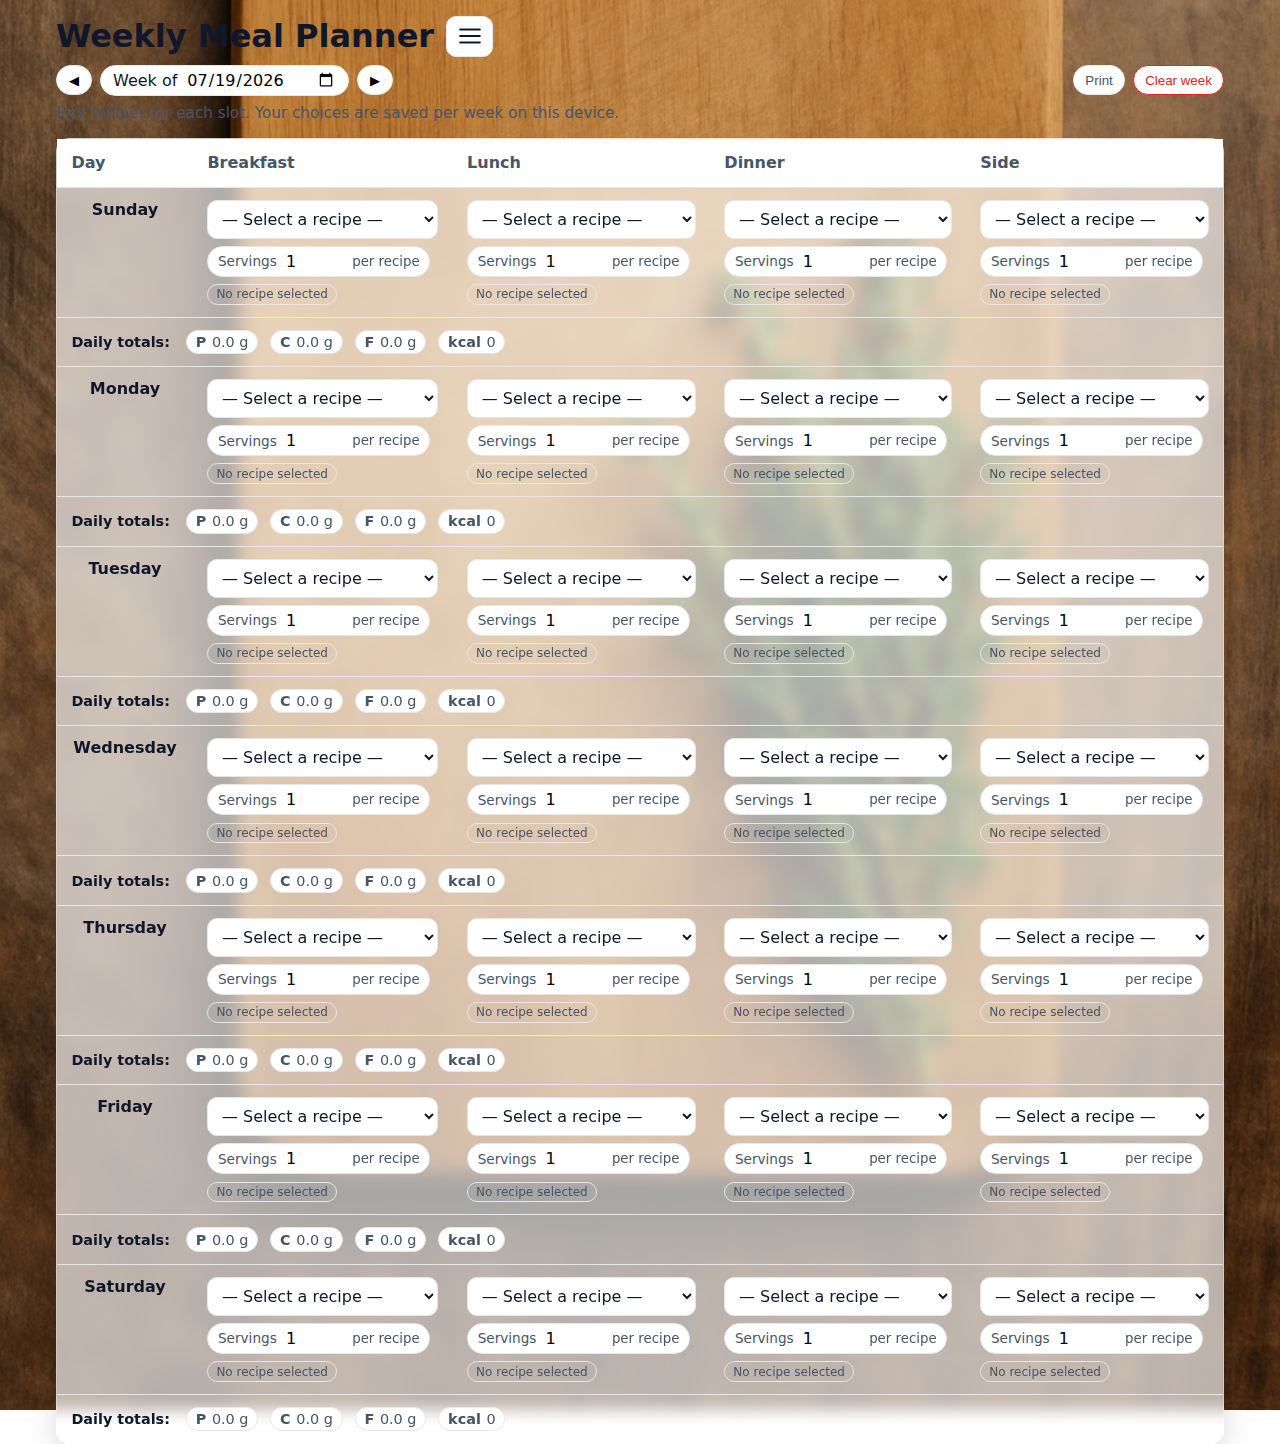
<file: index.html>
<!DOCTYPE html>
<html lang="en">
<head>
  <!-- Google tag (gtag.js) -->
  <script async src="https://www.googletagmanager.com/gtag/js?id=G-505L581HLV"></script>
  <script>
    window.dataLayer = window.dataLayer || [];
    function gtag(){dataLayer.push(arguments);}
    gtag('js', new Date());
    gtag('config', 'G-505L581HLV');
  </script>

  <meta charset="UTF-8" />
  <meta name="viewport" content="width=device-width, initial-scale=1" />
  <title>Weekly Meal Planner</title>

  <link rel="stylesheet" href="meal-planner.css" />
  <script src="recipes.js"></script>
  <script src="meal-planner.js" defer></script>

  <!-- Minimal layout helpers (safe defaults; your main CSS still applies) -->
  <style>
    .container { max-width: 1200px; margin: 0 auto; padding: 0 16px; }
    .page-header {
      display: flex; align-items: center; gap: 12px; margin: 16px 0 8px;
    }
    .planner-title { margin: 0; font-size: 2rem; font-weight: 700; }
    .menu-nav { position: relative; }
    #menuBtn {
      background:#fff; border:1px solid #e5e7eb; border-radius:10px;
      padding:.4rem .6rem; cursor:pointer; display:flex; align-items:center;
    }
    #menuPanel {
      display:none; position:absolute; top:2.8rem; left:0; min-width:180px;
      background:#fff; border:1px solid #e5e7eb; border-radius:12px;
      box-shadow:0 10px 28px rgba(0,0,0,.08); overflow:hidden; z-index:50;
    }
    #menuPanel a {
      display:block; padding:.7rem .9rem; text-decoration:none; color:#0f172a;
      border-bottom:1px solid #f1f5f9;
    }
    #menuPanel a:last-child { border-bottom:none; }
  </style>
</head>
<body>
  <!-- Success banner -->
  <div id="successBanner"
       role="alert"
       aria-live="polite"
       style="display:none; background:#d1fae5; color:#065f46; border:1px solid #10b981;
              padding:.75rem 1rem; margin:1rem auto; max-width:800px; border-radius:8px;
              font-size:1rem; position:relative;">
    ✅ Thank you! Your message has been sent.
    <button id="dismissBanner"
            aria-label="Dismiss message"
            style="position:absolute; top:.35rem; right:.5rem;
                   background:transparent; border:none; font-size:1.1rem; color:#065f46; cursor:pointer;">
      ×
    </button>
  </div>

  <main class="container">
    <!-- Title + hamburger menu (single instance) -->
    <header class="page-header">
      <h1 class="planner-title">Weekly Meal Planner</h1>

      <nav class="menu-nav">
        <button id="menuBtn" aria-label="Open menu" aria-haspopup="true" aria-expanded="false">
          <svg width="26" height="26" viewBox="0 0 24 24" aria-hidden="true">
            <path d="M3 6h18M3 12h18M3 18h18"
                  stroke="#0f172a" stroke-width="2" fill="none" stroke-linecap="round"/>
          </svg>
        </button>
        <div id="menuPanel">
          <a href="grocery.html">Grocery List</a>
          <a href="contact.html">Contact</a>
        </div>
      </nav>
    </header>

    <!-- Week controls -->
    <header class="topbar">
      <div class="week-controls">
        <button id="prevWeek" aria-label="Previous week">◀</button>
        <label class="weekpicker">
          <span>Week of</span>
          <input type="date" id="weekOf" />
        </label>
        <button id="nextWeek" aria-label="Next week">▶</button>

        <div class="spacer"></div>

        <button id="printBtn" class="ghost">Print</button>
        <button id="clearBtn" class="danger ghost">Clear week</button>
      </div>
      <p class="hint">
        Pick recipes for each slot. Your choices are saved per week on this device.
      </p>
    </header>

    <!-- Planner table with per-day summary rows -->
    <section class="planner">
      <table class="planner-table" role="table" aria-label="Weekly meal planner">
        <thead>
          <tr>
            <th>Day</th>
            <th>Breakfast</th>
            <th>Lunch</th>
            <th>Dinner</th>
            <th>Side</th>
          </tr>
        </thead>
        <tbody id="plannerBody">
          <!-- JS injects rows -->
        </tbody>
      </table>
    </section>
  </main>

  <!-- Banner + hamburger behavior -->
  <script>
    (function(){
      // Success banner
      const banner = document.getElementById('successBanner');
      const dismiss = document.getElementById('dismissBanner');
      if (location.hash === '#contact=sent' && banner) {
        banner.style.display = 'block';
        history.replaceState(null, '', location.pathname + location.search);
      }
      if (dismiss) dismiss.addEventListener('click', () => banner.style.display = 'none');

      // Hamburger menu
      const btn = document.getElementById('menuBtn');
      const panel = document.getElementById('menuPanel');

      function openMenu(){
        panel.style.display = 'block';
        btn.setAttribute('aria-expanded','true');
        document.addEventListener('click', onDocClick);
        document.addEventListener('keydown', onKeyDown);
      }
      function closeMenu(){
        panel.style.display = 'none';
        btn.setAttribute('aria-expanded','false');
        document.removeEventListener('click', onDocClick);
        document.removeEventListener('keydown', onKeyDown);
      }
      function toggleMenu(){
        const open = panel.style.display === 'block';
        (open ? closeMenu : openMenu)();
      }
      function onDocClick(e){
        if (!panel.contains(e.target) && e.target !== btn && !btn.contains(e.target)){
          closeMenu();
        }
      }
      function onKeyDown(e){
        if (e.key === 'Escape') closeMenu();
      }
      if (btn && panel) btn.addEventListener('click', toggleMenu);
      // Close after clicking a link
      panel.addEventListener('click', e => {
        if (e.target.tagName === 'A') closeMenu();
      });
    })();
  </script>
</body>
</html>
</file>
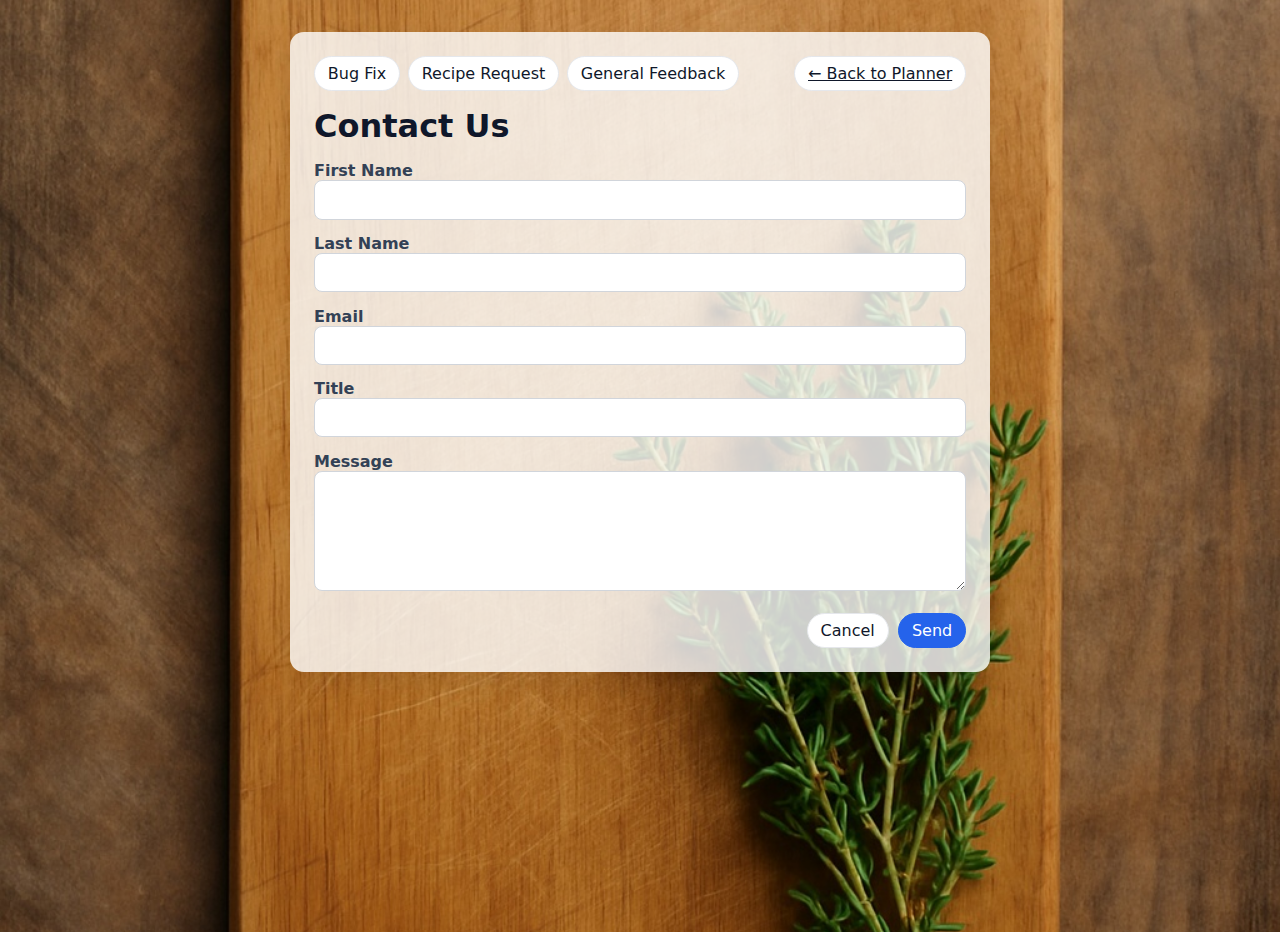
<file: contact.html>
<!DOCTYPE html>
<html lang="en">
<head>
  <meta charset="UTF-8" />
  <meta name="viewport" content="width=device-width, initial-scale=1" />
  <title>Contact</title>
  <link rel="stylesheet" href="meal-planner.css" />
  <style>
    .contact-wrap {
      max-width: 700px; margin: 2rem auto; padding: 1.5rem;
      background: rgba(255,255,255,.8); border-radius: 14px;
      box-shadow: 0 10px 24px rgba(0,0,0,.08);
    }
    .top-actions { display:flex; justify-content:space-between; align-items:center; margin-bottom:1rem; }
    .quick-types { display:flex; gap:.5rem; flex-wrap:wrap; }
    .quick-types button, .btn {
      border:1px solid #e5e7eb; background:#fff; color:#0f172a;
      border-radius:999px; padding:.45rem .8rem; cursor:pointer; font:inherit;
    }
    form { display:grid; gap:.9rem; }
    label { font-weight:600; color:#334155; }
    input, textarea {
      width:100%; padding:.6rem .7rem; border:1px solid #d1d5db; border-radius:8px; font-size:1rem;
      background:#fff;
    }
    textarea { resize:vertical; min-height:120px; }
    .form-actions { display:flex; gap:.6rem; justify-content:flex-end; margin-top:.25rem; }
    .btn-primary { background:#2563eb; color:#fff; border-color:#2563eb; }
    .btn-primary:hover { background:#1d4ed8; border-color:#1d4ed8; }
  </style>
</head>
<body>
  <main class="contact-wrap">
    <div class="top-actions">
      <!-- Quick-type buttons -->
      <div class="quick-types">
        <button type="button" data-title="Bug Fix">Bug Fix</button>
        <button type="button" data-title="Recipe Request">Recipe Request</button>
        <button type="button" data-title="General Feedback">General Feedback</button>
      </div>
      <a class="btn" href="index.html">← Back to Planner</a>
    </div>

    <h1 style="margin:.2rem 0 1rem;">Contact Us</h1>

    <!-- Direct form submission to Formspree -->
    <form id="contactForm" action="https://formspree.io/f/xeorezyr" method="POST">
      <div>
        <label for="first">First Name</label>
        <input id="first" name="first" type="text" required />
      </div>
      <div>
        <label for="last">Last Name</label>
        <input id="last" name="last" type="text" required />
      </div>
      <div>
        <label for="email">Email</label>
        <input id="email" name="_replyto" type="email" required />
      </div>
      <div>
        <label for="title">Title</label>
        <input id="title" name="title" type="text" required />
      </div>
      <div>
        <label for="message">Message</label>
        <textarea id="message" name="message" required></textarea>
      </div>

      <div class="form-actions">
        <button type="button" class="btn" id="cancelBtn">Cancel</button>
        <button type="submit" class="btn btn-primary">Send</button>
      </div>
    </form>
  </main>

  <script>
    // Autofill title when quick-type buttons are clicked
    const titleInput = document.getElementById('title');
    document.querySelectorAll('.quick-types button').forEach(btn => {
      btn.addEventListener('click', () => {
        titleInput.value = btn.dataset.title || '';
        titleInput.focus();
      });
    });

    // Cancel → go back to menu
    document.getElementById('cancelBtn').addEventListener('click', () => {
      window.location.href = 'index.html';
    });

    // Intercept form submit to redirect back after success
    document.getElementById('contactForm').addEventListener('submit', async (e) => {
      e.preventDefault();
      const form = e.currentTarget;
      const data = new FormData(form);

      try {
        const res = await fetch(form.action, {
          method: form.method,
          body: data,
          headers: { 'Accept': 'application/json' }
        });

        if (res.ok) {
          window.location.href = 'index.html#contact=sent';
        } else {
          alert('There was a problem sending your message. Please try again.');
        }
      } catch (err) {
        alert('Network error. Please try again.');
      }
    });
  </script>
</body>
</html>
</file>
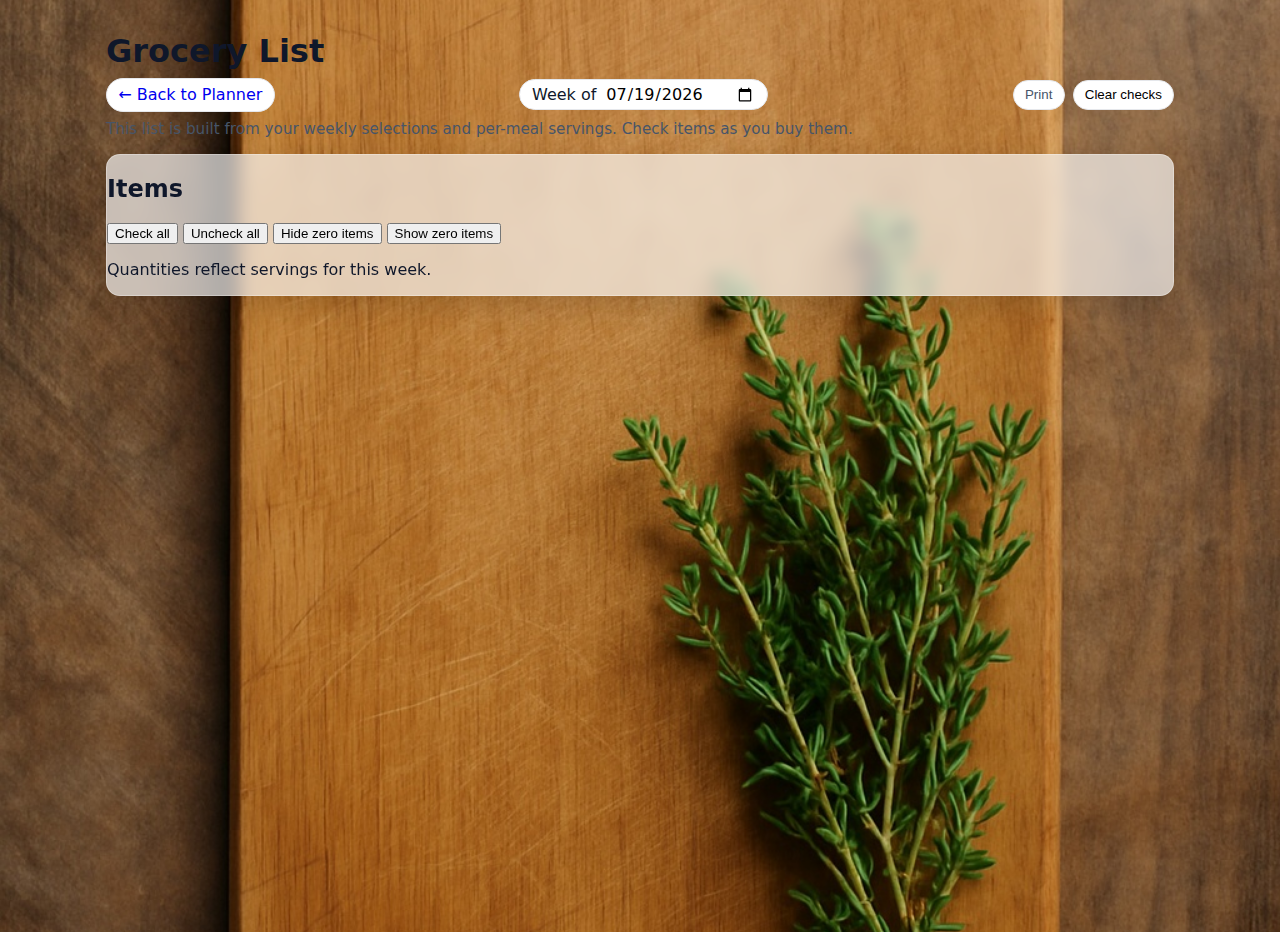
<file: grocery.html>
<!DOCTYPE html>
<html lang="en">
<head>
  <meta charset="UTF-8" />
  <meta name="viewport" content="width=device-width, initial-scale=1" />
  <title>Grocery List</title>

  <!-- Reuse your site styles -->
  <link rel="stylesheet" href="meal-planner.css" />
  <script src="recipes.js"></script>
  <script src="grocery.js" defer></script>
</head>
<body>
  <main class="container">
    <header class="topbar">
      <h1>Grocery List</h1>

      <div class="week-controls">
        <a href="index.html" class="ghost" style="text-decoration:none; padding:.4rem .7rem; border:1px solid var(--border); border-radius:999px;">← Back to Planner</a>

        <div class="spacer"></div>

        <label class="weekpicker" style="margin-left:auto">
          <span>Week of</span>
          <input type="date" id="weekOf" />
        </label>

        <div class="spacer"></div>

        <button id="printBtn" class="ghost">Print</button>
        <button id="clearChecks" class="ghost">Clear checks</button>
      </div>
      <p class="hint">
        This list is built from your weekly selections and per-meal servings. Check items as you buy them.
      </p>
    </header>

    <!-- Grocery List -->
    <section class="grocery">
      <div class="ghead">
        <h2>Items</h2>
        <div class="gtools">
          <button id="gCheckAll" class="ghost">Check all</button>
          <button id="gUncheckAll" class="ghost">Uncheck all</button>
          <button id="gHideZero" class="ghost">Hide zero items</button>
          <button id="gShowZero" class="ghost">Show zero items</button>
        </div>
      </div>
      <div id="groceryBody" class="gbody" aria-live="polite"></div>
      <p class="summary-note">Quantities reflect servings for this week.</p>
    </section>
  </main>
</body>
</html>
</file>
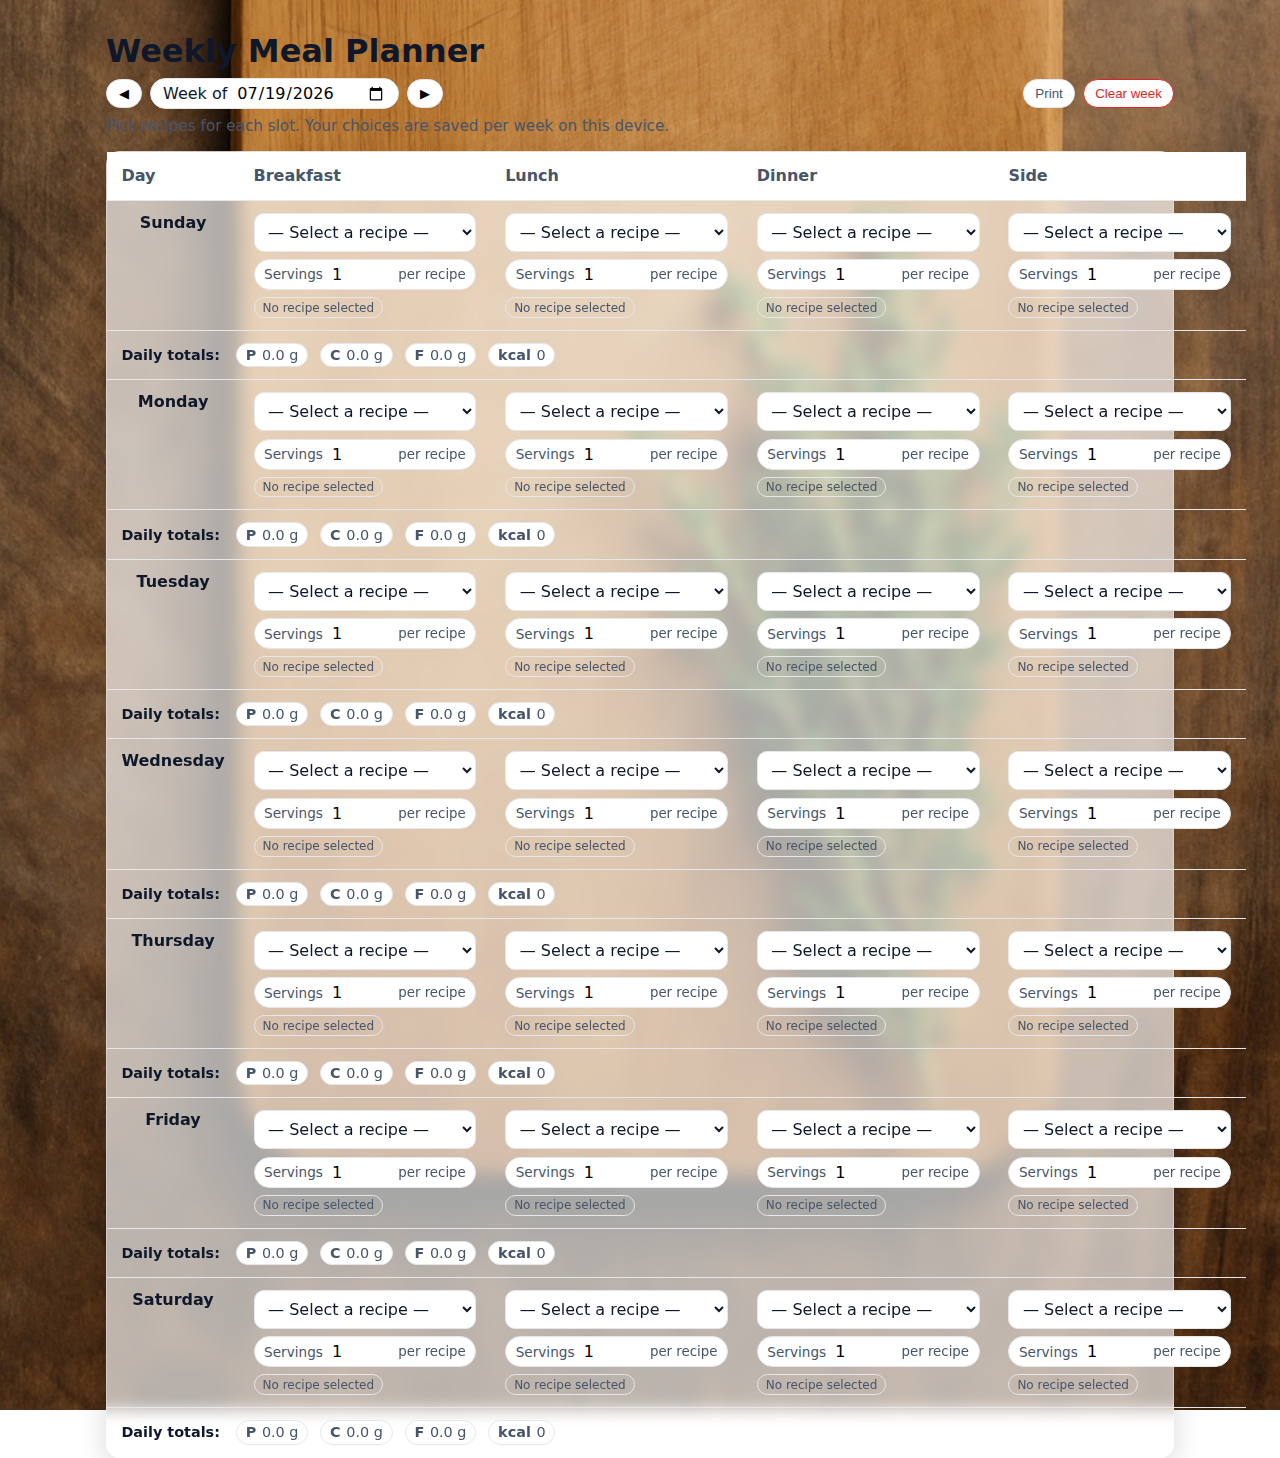
<file: meal-planner.html>
<!DOCTYPE html>
<html lang="en">
<head>
  <meta charset="UTF-8" />
  <meta name="viewport" content="width=device-width, initial-scale=1" />
  <title>Weekly Meal Planner</title>

  <link rel="stylesheet" href="meal-planner.css" />
  <script src="meal-planner.js" defer></script>
</head>
<body>
  <main class="container">
    <header class="topbar">
      <h1>Weekly Meal Planner</h1>

      <div class="week-controls">
        <button id="prevWeek" aria-label="Previous week">◀</button>

        <label class="weekpicker">
          <span>Week of</span>
          <input type="date" id="weekOf" />
        </label>

        <button id="nextWeek" aria-label="Next week">▶</button>

        <div class="spacer"></div>

        <button id="printBtn" class="ghost">Print</button>
        <button id="clearBtn" class="danger ghost">Clear week</button>
      </div>
      <p class="hint">
        Pick recipes for each slot. Your choices are saved per week on this device.
      </p>
    </header>

    <!-- Planner table with per-day summary rows -->
    <section class="planner">
      <table class="planner-table" role="table" aria-label="Weekly meal planner">
        <thead>
          <tr>
            <th>Day</th>
            <th>Breakfast</th>
            <th>Lunch</th>
            <th>Dinner</th>
            <th>Side</th>
          </tr>
        </thead>
        <tbody id="plannerBody">
          <!-- JS injects: for each day => main row + nutrition row -->
        </tbody>
      </table>
    </section>
  </main>
</body>
</html>
</file>
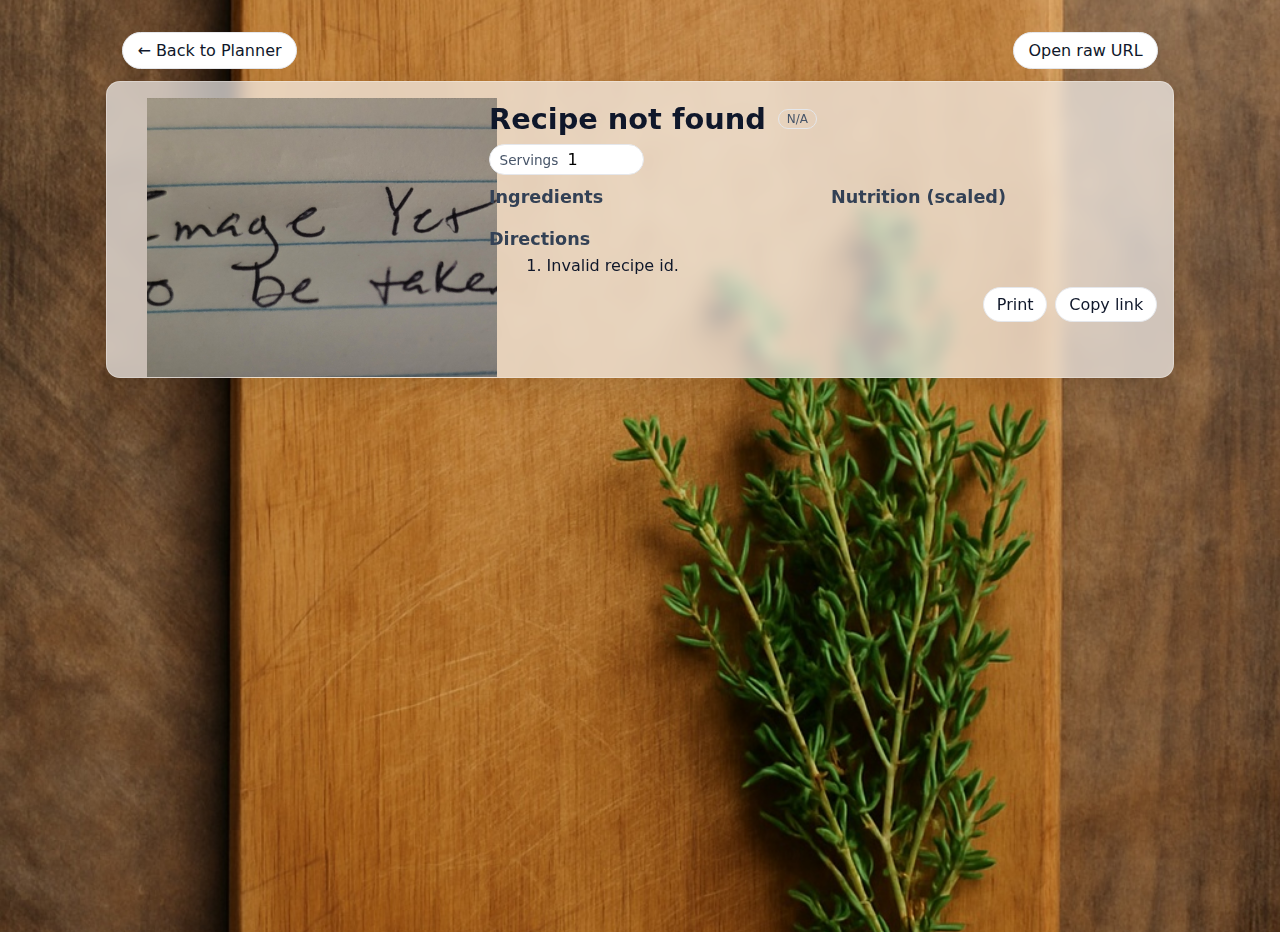
<file: recipes/recipe.html>
<!DOCTYPE html>
<html lang="en">
<head>
  <meta charset="UTF-8" />
  <meta name="viewport" content="width=device-width, initial-scale=1" />
  <title>Recipe</title>

  <!-- Reuse your site styles -->
  <link rel="stylesheet" href="../meal-planner.css" />

  <style>
    /* Layout for recipe card: image left 1/3, content right 2/3 */
    .recipe-wrap{
      max-width: 1100px; margin: 2rem auto; padding: 0 1rem;
    }
    .recipe-card{
      display: grid; grid-template-columns: 1fr 2fr; gap: 1rem;
      background: rgba(255,255,255,.65);
      backdrop-filter: blur(8px); -webkit-backdrop-filter: blur(8px);
      border: 1px solid rgba(255,255,255,.3); border-radius: 14px;
      box-shadow: 0 10px 30px rgba(0,0,0,.1); overflow: hidden;
    }
    .recipe-media{
      aspect-ratio: 4/3; width: 100%; height: 100%;
      overflow: hidden; background: #ddd;
    }
    .recipe-media img{
      width: 100%; height: 100%; object-fit: cover; display: block;
    }
    .recipe-body{ padding: 1rem; }
    .recipe-header{ display:flex; align-items:center; gap:.75rem; flex-wrap:wrap; }
    .recipe-header h1{ margin:.25rem 0; font-size:1.8rem; }
    .tag{display:inline-block; font-size:.75rem; padding:.15rem .5rem; border:1px solid #e5e7eb; border-radius:999px; color:#475569}
    .servings{
      display:inline-flex; align-items:center; gap:.45rem; padding:.25rem .6rem;
      border:1px solid #e5e7eb; border-radius:999px; background:#fff; margin:.25rem 0 0;
    }
    .servings input{ width:6ch; border:0; outline:none; background:transparent; font:inherit; }
    .grid-2{ display:grid; grid-template-columns: 1fr 1fr; gap: 1rem; margin-top: .75rem; }
    h2{ font-size:1.1rem; margin:0 0 .4rem; color:#334155 }
    ul.ing{ list-style: none; padding:0; margin:0; }
    ul.ing li{ padding:.25rem 0; border-bottom:1px dashed #e5e7eb; }
    .nutri{
      display:flex; gap:.5rem; flex-wrap:wrap; align-items:center; font-size:.95rem; color:#475569
    }
    .chip{ display:inline-flex; align-items:center; gap:.35rem; padding:.2rem .55rem; border:1px solid #e5e7eb; border-radius:999px; background:#fff; font-variant-numeric: tabular-nums; }
    ol.dir{ margin:.25rem 0 0 1.1rem; }
    .actions{ display:flex; gap:.5rem; justify-content:flex-end; margin-top:.75rem; }
    .btn{
      display:inline-block; text-decoration:none; border:1px solid #e5e7eb; border-radius:999px;
      padding:.45rem .8rem; background:#fff; color:#0f172a; font:inherit; cursor:pointer;
    }
    @media(max-width:900px){
      .recipe-card{ grid-template-columns: 1fr; }
      .recipe-media{ aspect-ratio: 3/2; }
      .grid-2{ grid-template-columns: 1fr; }
    }
  </style>

  <script src="../recipes.js"></script>
</head>
<body>
  <main class="recipe-wrap">
    <nav class="site-nav" style="display:flex; justify-content:space-between; align-items:center; margin-bottom:.75rem;">
      <a class="btn" href="../index.html">← Back to Planner</a>
      <a class="btn" id="openRaw" href="#" target="_blank" rel="noopener">Open raw URL</a>
    </nav>

    <section class="recipe-card">
      <figure class="recipe-media">
        <img id="photo" src="../images/no-image.jpg" alt="Recipe image placeholder" />
      </figure>

      <div class="recipe-body">
        <div class="recipe-header">
          <h1 id="title">Recipe</h1>
          <span class="tag" id="rtype">Type</span>
        </div>

        <div class="servings">
          <label for="servings">Servings</label>
          <input id="servings" type="number" step="0.25" min="0" value="1" inputmode="decimal" />
          <small id="servingsMeta"></small>
        </div>

        <div class="grid-2">
          <div>
            <h2>Ingredients</h2>
            <ul class="ing" id="ingredients"></ul>
          </div>
          <div>
            <h2>Nutrition (scaled)</h2>
            <div class="nutri" id="nutrition">
              <!-- chips injected -->
            </div>
          </div>
        </div>

        <div style="margin-top:1rem;">
          <h2>Directions</h2>
          <ol class="dir" id="directions">
            <li>Write your steps here and save the file later.</li>
            <li>This placeholder is the same for all recipes until you customize it.</li>
          </ol>
        </div>

        <div class="actions">
          <button class="btn" id="printBtn">Print</button>
          <button class="btn" id="copyLink">Copy link</button>
        </div>
      </div>
    </section>
  </main>

  <script>
    (function(){
      const params = new URLSearchParams(location.search);
      const id = params.get('id') || '';
      const list = Array.isArray(window.__RECIPES) ? window.__RECIPES : [];
      const r = list.find(x => x.id === id);

      const titleEl = document.getElementById('title');
      const typeEl  = document.getElementById('rtype');
      const servingsInput = document.getElementById('servings');
      const servingsMeta  = document.getElementById('servingsMeta');
      const ingEl   = document.getElementById('ingredients');
      const nutEl   = document.getElementById('nutrition');
      const openRaw = document.getElementById('openRaw');

      if (!r) {
        titleEl.textContent = 'Recipe not found';
        typeEl.textContent = 'N/A';
        document.getElementById('directions').innerHTML = '<li>Invalid recipe id.</li>';
        return;
      }

      // Header
      document.title = r.title + ' — Recipe';
      titleEl.textContent = r.title;
      typeEl.textContent = (r.type || '').charAt(0).toUpperCase() + (r.type||'').slice(1);

      // Use placeholder image; replace later by editing this file or adding r.image
      // If you later add r.image to recipes.js, uncomment below:
      // if (r.image) document.getElementById('photo').src = r.image;

      // Raw URL from recipes.js (useful if you kept direct pages for some)
      if (r.url) { openRaw.href = r.url; } else { openRaw.style.display = 'none'; }

      const base = Math.max(1, +r.baseServings || 1);
      servingsInput.value = base;
      servingsMeta.textContent = `(base ${base} ${base === 1 ? 'serving' : 'servings'})`;

      function render() {
        const s = Math.max(0, +servingsInput.value || 0);
        const factor = s / base;

        // Ingredients
        ingEl.innerHTML = '';
        (r.ingredients || []).forEach(ing => {
          const li = document.createElement('li');
          const qty = (Math.round((+ing.qty || 0) * factor * 100) / 100);
          const qtyStr = isNaN(qty) ? '' : qty.toString();
          const unit = ing.unit ? ` ${ing.unit}` : '';
          li.textContent = `${qtyStr}${unit} ${ing.name}`;
          ingEl.appendChild(li);
        });

        // Nutrition (per-serving * servings → totals)
        const n = r.nutrition || {};
        const protein  = ((+n.protein  || 0) * s).toFixed(1);
        const carbs    = ((+n.carbs    || 0) * s).toFixed(1);
        const fat      = ((+n.fat      || 0) * s).toFixed(1);
        const calories = Math.round((+n.calories || 0) * s);

        nutEl.innerHTML = `
          <span class="chip"><strong>P</strong> ${protein} g</span>
          <span class="chip"><strong>C</strong> ${carbs} g</span>
          <span class="chip"><strong>F</strong> ${fat} g</span>
          <span class="chip"><strong>kcal</strong> ${calories}</span>
        `;
      }

      servingsInput.addEventListener('change', render);
      servingsInput.addEventListener('keyup', e => { if (e.key === 'Enter') render(); });
      document.getElementById('printBtn').addEventListener('click', () => window.print());
      document.getElementById('copyLink').addEventListener('click', async () => {
        try {
          await navigator.clipboard.writeText(location.href);
          alert('Link copied!');
        } catch { /* ignore */ }
      });

      render();
    })();
  </script>
</body>
</html>
</file>
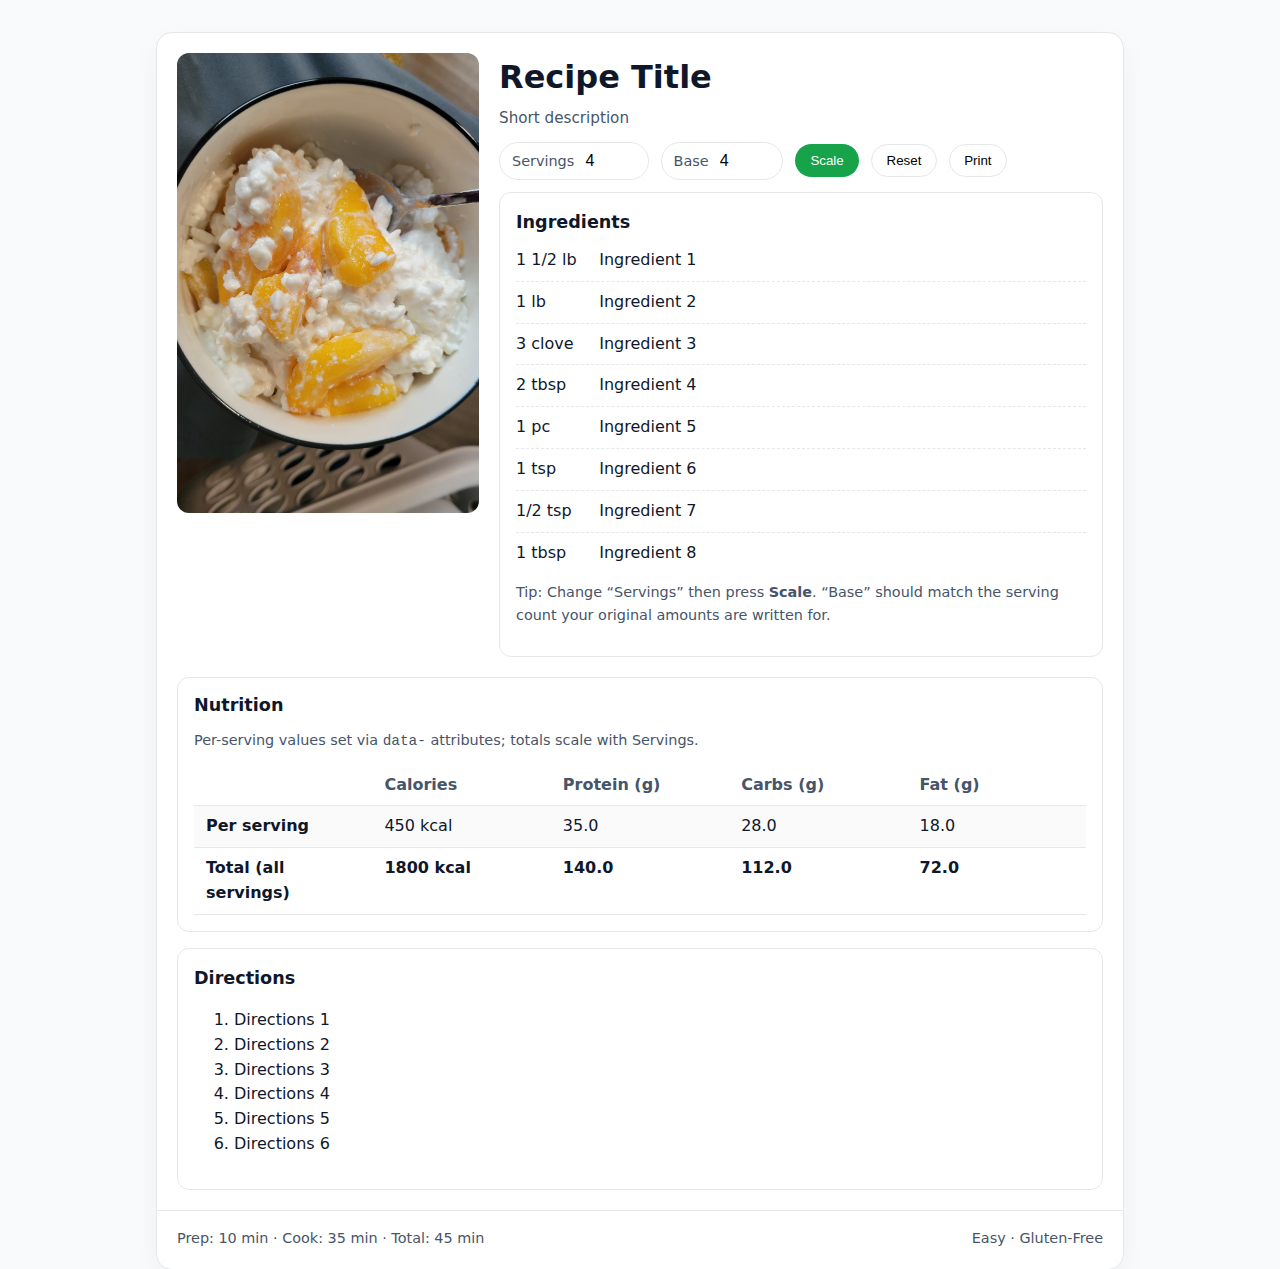
<file: recipes/template.html>
<!DOCTYPE html>
<html lang="en">
<head>
  <meta charset="UTF-8" />
  <meta name="viewport" content="width=device-width, initial-scale=1" />
  <title>Recipe Card</title>

  <!-- Global layout styles live here -->
  <style>
    :root {
      --bg: #f9fafb;
      --card: #ffffff;
      --text: #0f172a;
      --muted: #475569;
      --accent: #16a34a;
      --border: #e5e7eb;
      --radius: 16px;
    }

    * { box-sizing: border-box; }
    html, body { height: 100%; }
    body {
      margin: 0;
      font-family: system-ui, -apple-system, Segoe UI, Roboto, Helvetica, Arial, "Apple Color Emoji", "Segoe UI Emoji";
      background: var(--bg);
      color: var(--text);
      line-height: 1.55;
    }

    .container {
      max-width: 1000px;
      margin: 2rem auto;
      padding: 0 1rem;
    }

    .card {
      background: var(--card);
      border: 1px solid var(--border);
      border-radius: var(--radius);
      box-shadow: 0 10px 30px rgba(0,0,0,0.04);
      overflow: clip;
    }

    /* === TOP ROW: 1/3 image, 2/3 content === */
    .header {
      display: grid;
      grid-template-columns: 1fr 2fr; /* 1/3 : 2/3 */
      gap: 1.25rem;
      align-items: start;
      padding: 1.25rem;
    }

    .hero {
      width: 100%;
      height: 100%;
      max-height: 460px;       /* adjust if you want shorter/taller image */
      object-fit: cover;
      border-radius: 12px;
      display: block;
      background: #ddd;
    }

    .right-col {
      display: grid;
      grid-template-rows: auto auto 1fr; /* title, toolbar, ingredients */
      gap: 0.75rem;
      min-width: 0;
    }

    .titlebar { padding: 0; }
    h1 { margin: 0 0 0.25rem; font-size: clamp(1.25rem, 2vw + 1rem, 2rem); }
    .subtitle { color: var(--muted); font-size: 0.95rem; margin: 0; }

    .toolbar {
      display: flex;
      gap: 0.75rem;
      flex-wrap: wrap;
      align-items: center;
    }

    .field {
      display: inline-flex;
      align-items: center;
      gap: 0.5rem;
      border: 1px solid var(--border);
      border-radius: 999px;
      padding: 0.35rem 0.75rem;
      background: #fff;
    }
    .field label { font-size: 0.9rem; color: var(--muted); }
    .field input[type="number"] {
      width: 6ch;
      border: 0;
      outline: none;
      font-size: 1rem;
      padding: 0.2rem;
      background: transparent;
    }

    button {
      appearance: none;
      border: 1px solid var(--border);
      background: #fff;
      border-radius: 999px;
      padding: 0.5rem 0.9rem;
      cursor: pointer;
    }
    button.primary { border-color: transparent; background: var(--accent); color: #fff; }

    /* Ingredients panel (now inside the right column) */
    .panel {
      border: 1px solid var(--border);
      border-radius: 12px;
      padding: 1rem;
      background: #fff;
    }
    .panel h2 { margin: 0 0 0.75rem; font-size: 1.1rem; }

    ul.ingredients { list-style: none; padding: 0; margin: 0; display: grid; gap: 0.5rem; }
    .ingredient {
      display: grid;
      grid-template-columns: auto 1fr;
      gap: 0.75rem;
      align-items: baseline;
      border-bottom: 1px dashed var(--border);
      padding-bottom: 0.5rem;
    }
    .ingredient:last-child { border-bottom: 0; }
    .qty { font-variant-numeric: tabular-nums; min-width: 7ch; }
    .name { color: var(--text); }
    .note { color: var(--muted); font-size: 0.9rem; margin-top: 0.5rem; }

    /* === BELOW THE HEADER: stack Nutrition then Directions === */
    .grid {
      display: grid;
      grid-template-columns: 1fr;
      gap: 1rem;
      padding: 0 1.25rem 1.25rem;
    }

    /* Footer (optional) */
    .footerbar {
      display: flex;
      justify-content: space-between;
      align-items: center;
      padding: 1rem 1.25rem 1.25rem;
      border-top: 1px solid var(--border);
      color: var(--muted);
      font-size: 0.9rem;
    }

    /* Responsive: stack image/content on small screens */
    @media (max-width: 820px) {
      .header { grid-template-columns: 1fr; }
      .hero   { max-height: 300px; }
    }

    /* Print-friendly */
    @media print {
      body { background: #fff; }
      .container { margin: 0; padding: 0; }
      .toolbar button, .footerbar { display: none; }
      .card { box-shadow: none; border: 0; }
    }
  </style>

  <!-- Nutrition-only styles in a separate CSS file -->
  <link rel="stylesheet" href="nutrition-tab.css">

  <!-- Behavior (scaling + nutrition updates) -->
  <script src="scaler.js" defer></script>
</head>
<body>
  <main class="container">
    <article class="card" itemscope itemtype="https://schema.org/Recipe">
      <!-- ===== TOP ROW ===== -->
      <section class="header">
        <!-- Left: Image (1/3) -->
        <img
          src="../images/cottagecheese-peaches.jpg?q=80&w=1600&auto=format&fit=crop" 
          alt="Cottage Cheese with Peaches"
          class="hero"
          itemprop="image"
        />

        <!-- Right: Title + Toolbar + Ingredients (2/3) -->
        <div class="right-col">
          <div class="titlebar">
            <h1 itemprop="name">Recipe Title</h1>
            <p class="subtitle" itemprop="description">Short description</p>
          </div>

          <div class="toolbar">
            <div class="field" title="How many servings this recipe makes">
              <label for="servingsInput">Servings</label>
              <input id="servingsInput" type="number" step="0.5" min="0.5" value="4" inputmode="decimal" aria-label="Servings" />
            </div>
            <div class="field" title="The baseline servings the ingredient amounts are written for">
              <label for="baseServings">Base</label>
              <input id="baseServings" type="number" step="0.5" min="0.5" value="4" inputmode="decimal" aria-label="Base servings" />
            </div>
            <button class="primary" id="scaleBtn" aria-label="Scale ingredients">Scale</button>
            <button id="resetBtn" aria-label="Reset ingredients">Reset</button>
            <button id="printBtn" aria-label="Print recipe">Print</button>
          </div>

          <section class="panel" aria-labelledby="ingredientsTitle" id="ingredientsPanel">
            <h2 id="ingredientsTitle">Ingredients</h2>
            <ul class="ingredients" id="ingredientsList">
              <!-- Each ingredient carries its base quantity in data- attributes -->
              <li class="ingredient" data-qty="1.5" data-unit="lb" data-name="chicken thighs">
                <span class="qty"><span class="qty-out">1 1/2</span> lb</span>
                <div class="name">Ingredient 1</div>
              </li>
              <li class="ingredient" data-qty="1.0" data-unit="lb" data-name="baby potatoes">
                <span class="qty"><span class="qty-out">1</span> lb</span>
                <div class="name">Ingredient 2</div>
              </li>
              <li class="ingredient" data-qty="3" data-unit="clove" data-name="garlic">
                <span class="qty"><span class="qty-out">3</span> cloves</span>
                <div class="name">Ingredient 3</div>
              </li>
              <li class="ingredient" data-qty="2" data-unit="tbsp" data-name="olive oil">
                <span class="qty"><span class="qty-out">2</span> tbsp</span>
                <div class="name">Ingredient 4</div>
              </li>
              <li class="ingredient" data-qty="1" data-unit="pc" data-name="lemon">
                <span class="qty"><span class="qty-out">1</span></span>
                <div class="name">Ingredient 5</div>
              </li>
              <li class="ingredient" data-qty="1" data-unit="tsp" data-name="salt">
                <span class="qty"><span class="qty-out">1</span> tsp</span>
                <div class="name">Ingredient 6</div>
              </li>
              <li class="ingredient" data-qty="0.5" data-unit="tsp" data-name="pepper">
                <span class="qty"><span class="qty-out">1/2</span> tsp</span>
                <div class="name">Ingredient 7</div>
              </li>
              <li class="ingredient" data-qty="1" data-unit="tbsp" data-name="parsley">
                <span class="qty"><span class="qty-out">1</span> tbsp</span>
                <div class="name">Ingredient 8</div>
              </li>
            </ul>
            <p class="note">Tip: Change “Servings” then press <strong>Scale</strong>. “Base” should match the serving count your original amounts are written for.</p>
          </section>
        </div>
      </section>

      <!-- ===== BELOW: Nutrition then Directions ===== -->
      <section class="grid">
        <!-- Nutrition -->
        <section class="panel" aria-labelledby="nutritionTitle" id="nutrition"
                 data-cal="450" data-protein="35" data-carbs="28" data-fat="18">
          <h2 id="nutritionTitle">Nutrition</h2>
          <p class="note">Per-serving values set via <code>data-</code> attributes; totals scale with Servings.</p>
          <table class="nutrition" role="table" aria-label="Nutrition information">
            <thead>
              <tr>
                <th scope="col">&nbsp;</th>
                <th scope="col">Calories</th>
                <th scope="col">Protein (g)</th>
                <th scope="col">Carbs (g)</th>
                <th scope="col">Fat (g)</th>
              </tr>
            </thead>
            <tbody>
              <tr>
                <th scope="row">Per serving</th>
                <td class="kcal" id="perCal">—</td>
                <td id="perProtein">—</td>
                <td id="perCarbs">—</td>
                <td id="perFat">—</td>
              </tr>
              <tr>
                <th scope="row">Total (all servings)</th>
                <td class="kcal" id="totCal">—</td>
                <td id="totProtein">—</td>
                <td id="totCarbs">—</td>
                <td id="totFat">—</td>
              </tr>
            </tbody>
          </table>
        </section>

        <!-- Directions -->
        <section class="panel" aria-labelledby="directionsTitle">
          <h2 id="directionsTitle">Directions</h2>
          <ol class="directions" itemprop="recipeInstructions">
            <li>Directions 1</li>
            <li>Directions 2</li>
            <li>Directions 3</li>
            <li>Directions 4</li>
            <li>Directions 5</li>
            <li>Directions 6</li>
          </ol>
        </section>
      </section>

      <footer class="footerbar">
        <span>Prep: 10 min · Cook: 35 min · Total: 45 min</span>
        <span>Easy · Gluten-Free</span>
      </footer>
    </article>
  </main>
</body>
</html>
</file>
<file: meal-planner.css>
:root{
  --bg:#f9fafb; --card:#fff; --text:#0f172a; --muted:#475569;
  --border:#e5e7eb; --accent:#16a34a; --danger:#dc2626; --radius:14px;
}

*{box-sizing:border-box}
html,body{height:100%}
body {
  margin: 0;
  font-family: system-ui, -apple-system, Segoe UI, Roboto, Helvetica, Arial;
  background: url("images/cutting-board-thyme.jpg") no-repeat center center fixed;
  background-size: cover;
  color: #0f172a;
}

.container{max-width:1100px; margin:2rem auto; padding:0 1rem;}
.topbar h1{margin:0 0 .5rem;}
.week-controls{
  display:flex; gap:.5rem; align-items:center; flex-wrap:wrap;
  margin:.5rem 0 0;
}
.weekpicker{display:inline-flex; align-items:center; gap:.5rem; padding:.25rem .75rem; border:1px solid var(--border); border-radius:999px; background:#fff;}
.weekpicker input{border:0; outline:none; font:inherit; background:transparent;}
.week-controls button{border:1px solid var(--border); background:#fff; padding:.4rem .7rem; border-radius:999px; cursor:pointer}
.week-controls .ghost{background:#fff}
.week-controls .danger{border-color:var(--danger); color:var(--danger)}
.week-controls #printBtn{border-color:var(--border); color:var(--muted)}
.week-controls #prevWeek, .week-controls #nextWeek{width:2.25rem}
.spacer{flex:1}
.hint{color:var(--muted); margin:.5rem 0 1rem; font-size:.95rem}

.planner,
.grocery {
  background: rgba(255, 255, 255, 0.65);   /* semi-transparent white */
  backdrop-filter: blur(8px);              /* frosted glass blur */
  -webkit-backdrop-filter: blur(8px);      /* Safari support */
  border: 1px solid rgba(255, 255, 255, 0.3);
  border-radius: var(--radius);
  box-shadow: 0 10px 30px rgba(0,0,0,0.15);
  overflow: visible; /* keep dropdowns visible */
}
.planner-table{width:100%; border-collapse:collapse}
.planner-table thead th{
  text-align:left; background:#fff; position:sticky; top:0; z-index:1;
  padding:.9rem .9rem; border-bottom:1px solid var(--border); color:var(--muted);
}
.planner-table tbody td, .planner-table tbody th{
  padding:.75rem .9rem; border-top:1px solid var(--border); vertical-align:top;
}
.planner-table tbody th{width:8.5rem; white-space:nowrap}

.meal-slot{display:grid; gap:.45rem}
.meal-select{
  width:100%; padding:.5rem .6rem; border:1px solid var(--border);
  border-radius:10px; background:#fff; font:inherit; color:var(--text);
}

.servings{
  display:inline-flex; align-items:center; gap:.45rem;
  padding:.25rem .6rem; border:1px solid var(--border); border-radius:999px;
  background:#fff; width:max-content;
}
.servings label{font-size:.85rem; color:var(--muted)}
.servings input{
  width:6ch; border:0; outline:none; background:transparent; font:inherit;
}
.servings small{color:var(--muted)}

.meal-meta{display:flex; gap:.5rem; align-items:center; font-size:.9rem; color:var(--muted)}
.meal-meta a{color:inherit; text-decoration:underline}
.tag{display:inline-block; font-size:.75rem; padding:.15rem .5rem; border:1px solid var(--border); border-radius:999px; color:var(--muted)}

/* === Per-day nutrition row (inserted under each day) === */
.nutri-row td{
  padding: .5rem .9rem .9rem;
  border-top: 0; /* sits under a main row which already has a border */
}
.nutri-line{
  display:flex; gap:.75rem; flex-wrap:wrap; align-items:center;
  font-size:.9rem; color:var(--muted);
}
.nutri-line .label{font-weight:600; color:var(--text); margin-right:.25rem}
.nutri-chip{
  display:inline-flex; align-items:center; gap:.35rem;
  padding:.2rem .55rem; border:1px solid var(--border); border-radius:999px;
  background:#fff; font-variant-numeric: tabular-nums;
}

/* Mobile stacking */
@media (max-width:900px){
  .planner-table thead{display:none}
  .planner-table, .planner-table tbody, .planner-table tr, .planner-table td, .planner-table th{display:block; width:100%}
  .planner-table tbody th{background:#fff; position:sticky; top:0; border-top:0; border-bottom:1px solid var(--border)}
  .planner-table tbody tr{padding-bottom:.25rem; border-bottom:1px solid var(--border)}
  .planner-table tbody td{border:0; padding:.6rem .9rem}
  .planner-table tbody td::before{
    content:attr(data-label); display:block; color:var(--muted); font-size:.8rem; margin-bottom:.25rem;
  }
  /* Don't prepend labels on the nutrition row */
  .nutri-row td::before{content:''; display:none}
  .nutri-line{padding-top:.25rem}
}

@media print{
  body{background:#fff}
  .container{margin:0; padding:0}
  .topbar .week-controls button, .hint{display:none}
  .planner{box-shadow:none; border:0}
}
.site-nav {
  max-width: 1100px; margin: 1rem auto; padding: 0 1rem;
  display: flex; justify-content: flex-end;
}
.site-nav .btn {
  display: inline-block; text-decoration: none;
  border: 1px solid #e5e7eb; border-radius: 999px; padding: .5rem .9rem;
  background: #fff; color: #0f172a; font: inherit;
}
.site-nav .btn:hover { background: #f3f4f6; }
.page-header {
  display: flex;
  align-items: center;
  gap: 1rem;
  margin-bottom: 1rem;
}

.planner-title {
  font-size: 2rem;
  font-weight: bold;
  margin: 0;
}

.menu-nav {
  position: relative;
}

#menuBtn {
  background: #fff;
  border: 1px solid #e5e7eb;
  border-radius: 10px;
  padding: .4rem .6rem;
  cursor: pointer;
  display: flex;
  align-items: center;
}

#menuPanel {
  display: none;
  position: absolute;
  top: 2.8rem; /* just below the button */
  left: 0;     /* aligns panel with button, which is right above W */
  min-width: 180px;
  background: #fff;
  border: 1px solid #e5e7eb;
  border-radius: 12px;
  box-shadow: 0 10px 28px rgba(0,0,0,.08);
}

#menuPanel a {
  display: block;
  padding: .7rem .9rem;
  text-decoration: none;
  color: #0f172a;
  border-bottom: 1px solid #f1f5f9;
}

#menuPanel a:last-child {
  border-bottom: none;
}
</file>
<file: recipes/nutrition-tab.css>
/* ===== Nutrition Section (scoped styles) ===== */

#nutrition {
  border: 1px solid #e5e7eb;
  border-radius: 12px;
  background: #ffffff;
  padding: 1rem;
}

#nutrition h2 {
  margin: 0 0 0.75rem;
  font-size: 1.1rem;
  line-height: 1.3;
}

#nutrition .note {
  margin: 0 0 0.75rem;
  color: #475569;
  font-size: 0.9rem;
}

#nutrition .nutrition {
  width: 100%;
  border-collapse: collapse;
  table-layout: fixed;
}

#nutrition .nutrition th,
#nutrition .nutrition td {
  padding: 0.5rem 0.75rem;
  border-bottom: 1px solid #e5e7eb;
  text-align: left;
  vertical-align: baseline;
  word-wrap: break-word;
}

#nutrition .nutrition thead th {
  color: #475569;
  font-weight: 600;
}

#nutrition .nutrition tbody th[scope="row"] {
  font-weight: 600;
  color: #0f172a;
  width: 30%;
}

#nutrition .nutrition td,
#nutrition .nutrition th:not([scope="row"]) {
  font-variant-numeric: tabular-nums;
}

#nutrition .kcal { white-space: nowrap; }

#nutrition .nutrition tbody tr:last-child th[scope="row"],
#nutrition .nutrition tbody tr:last-child td {
  font-weight: 600;
}

#nutrition .nutrition tbody tr:nth-child(odd) td,
#nutrition .nutrition tbody tr:nth-child(odd) th[scope="row"] {
  background: #fafafa;
}

@media print {
  #nutrition {
    border: 0;
    padding: 0;
    background: #fff;
  }
  #nutrition .nutrition th,
  #nutrition .nutrition td {
    border-color: #ddd;
  }
}
</file>
